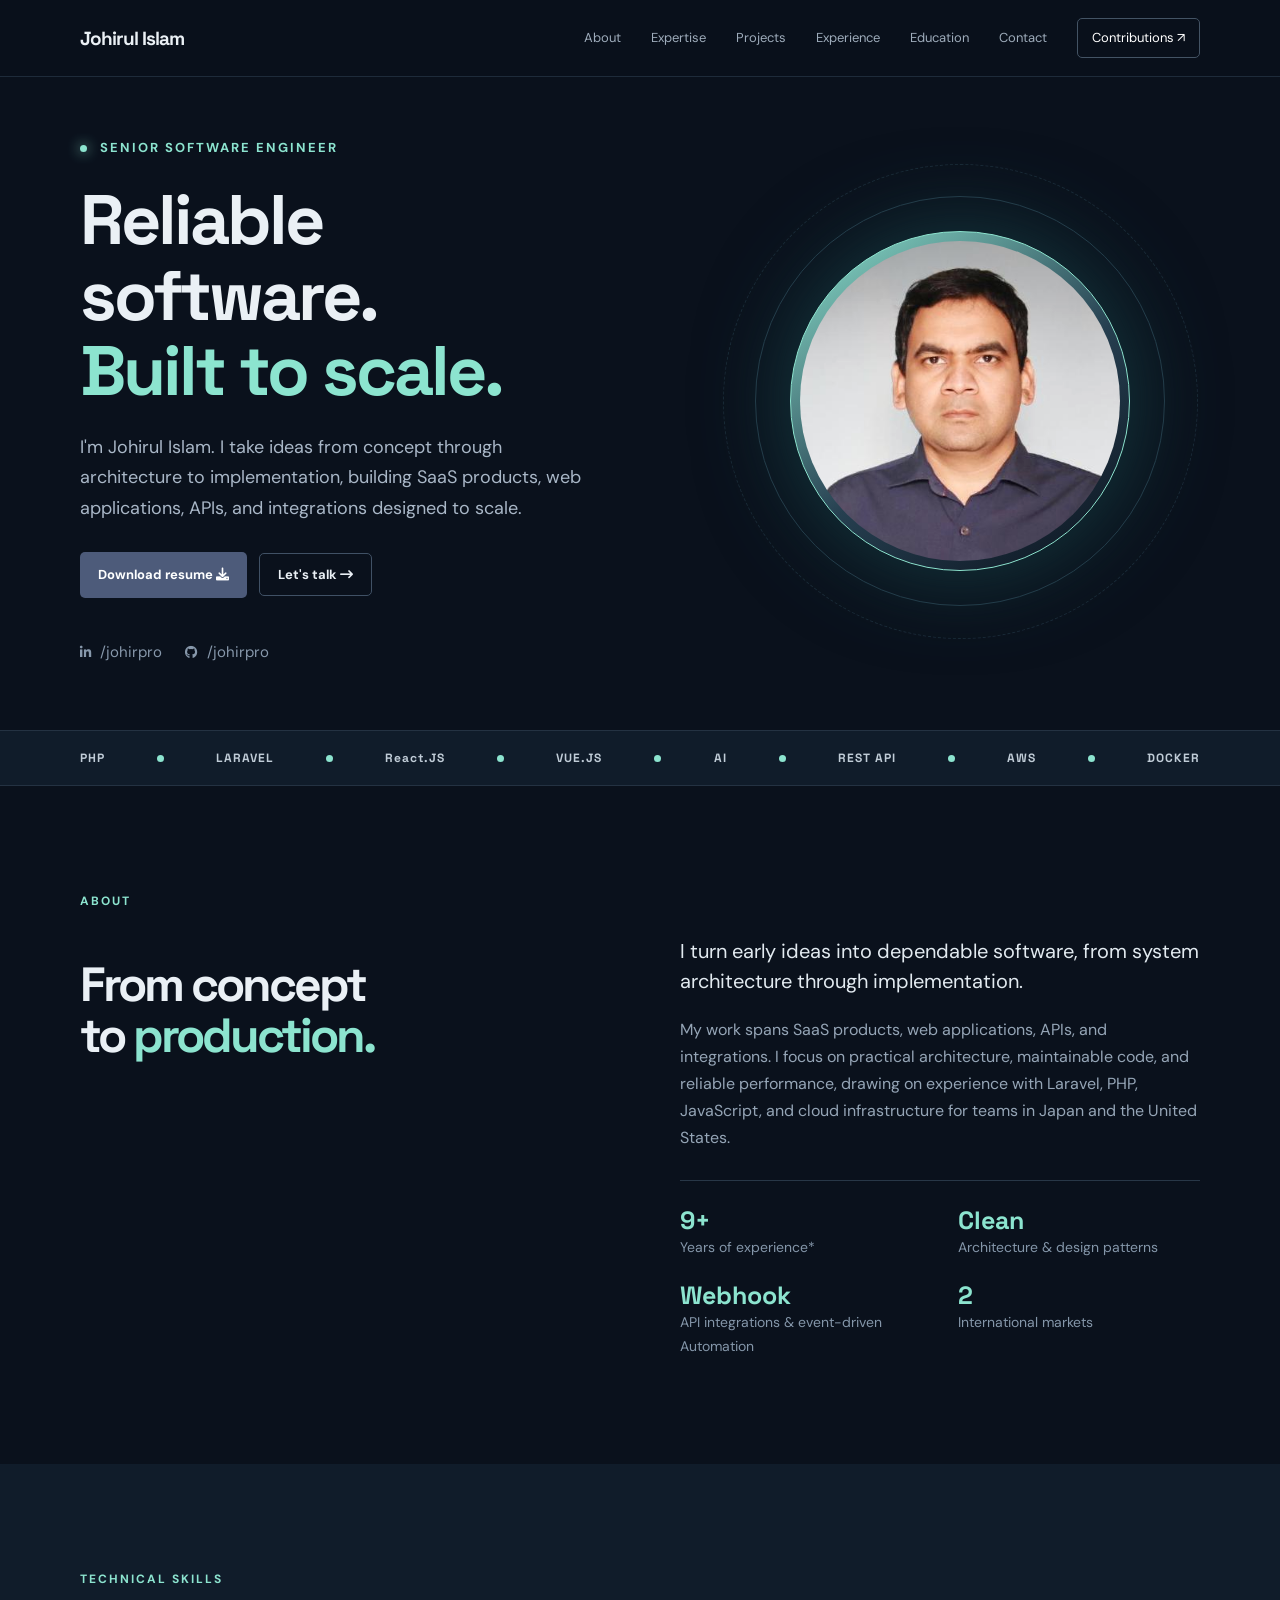
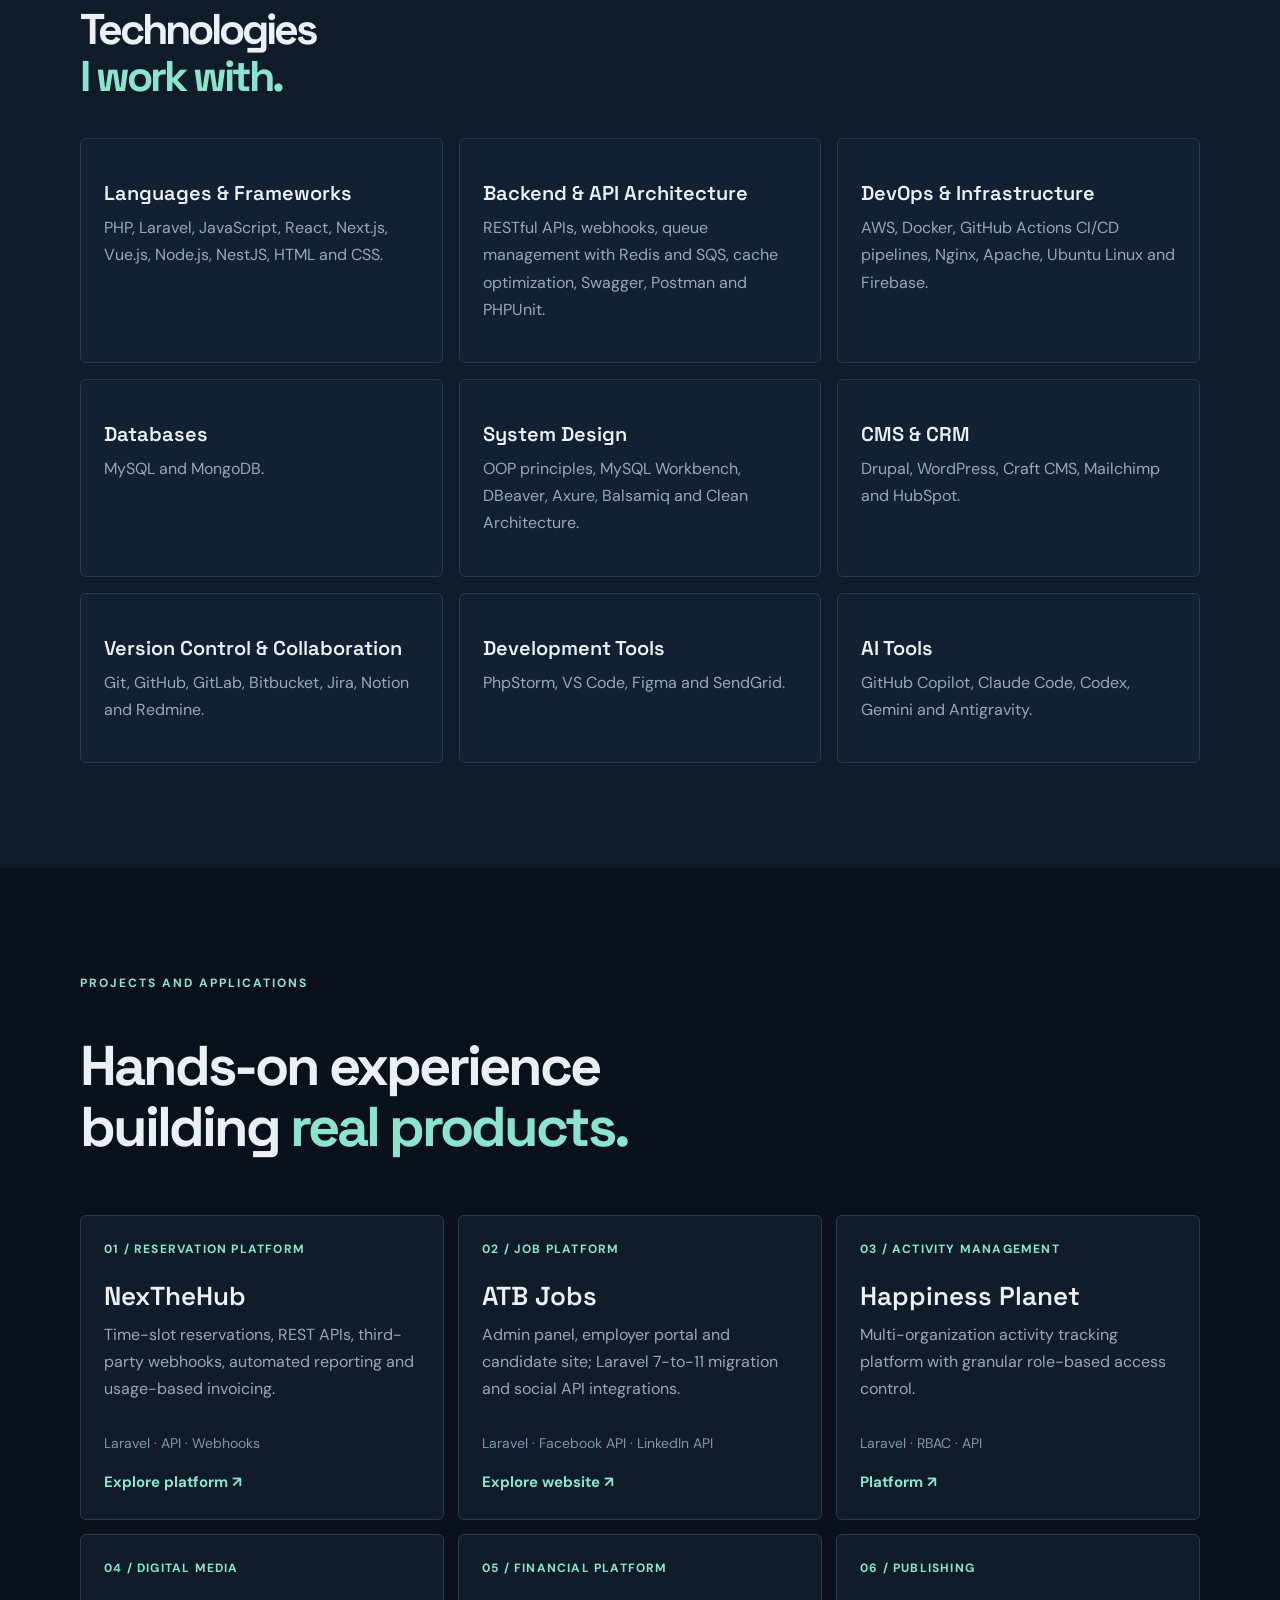
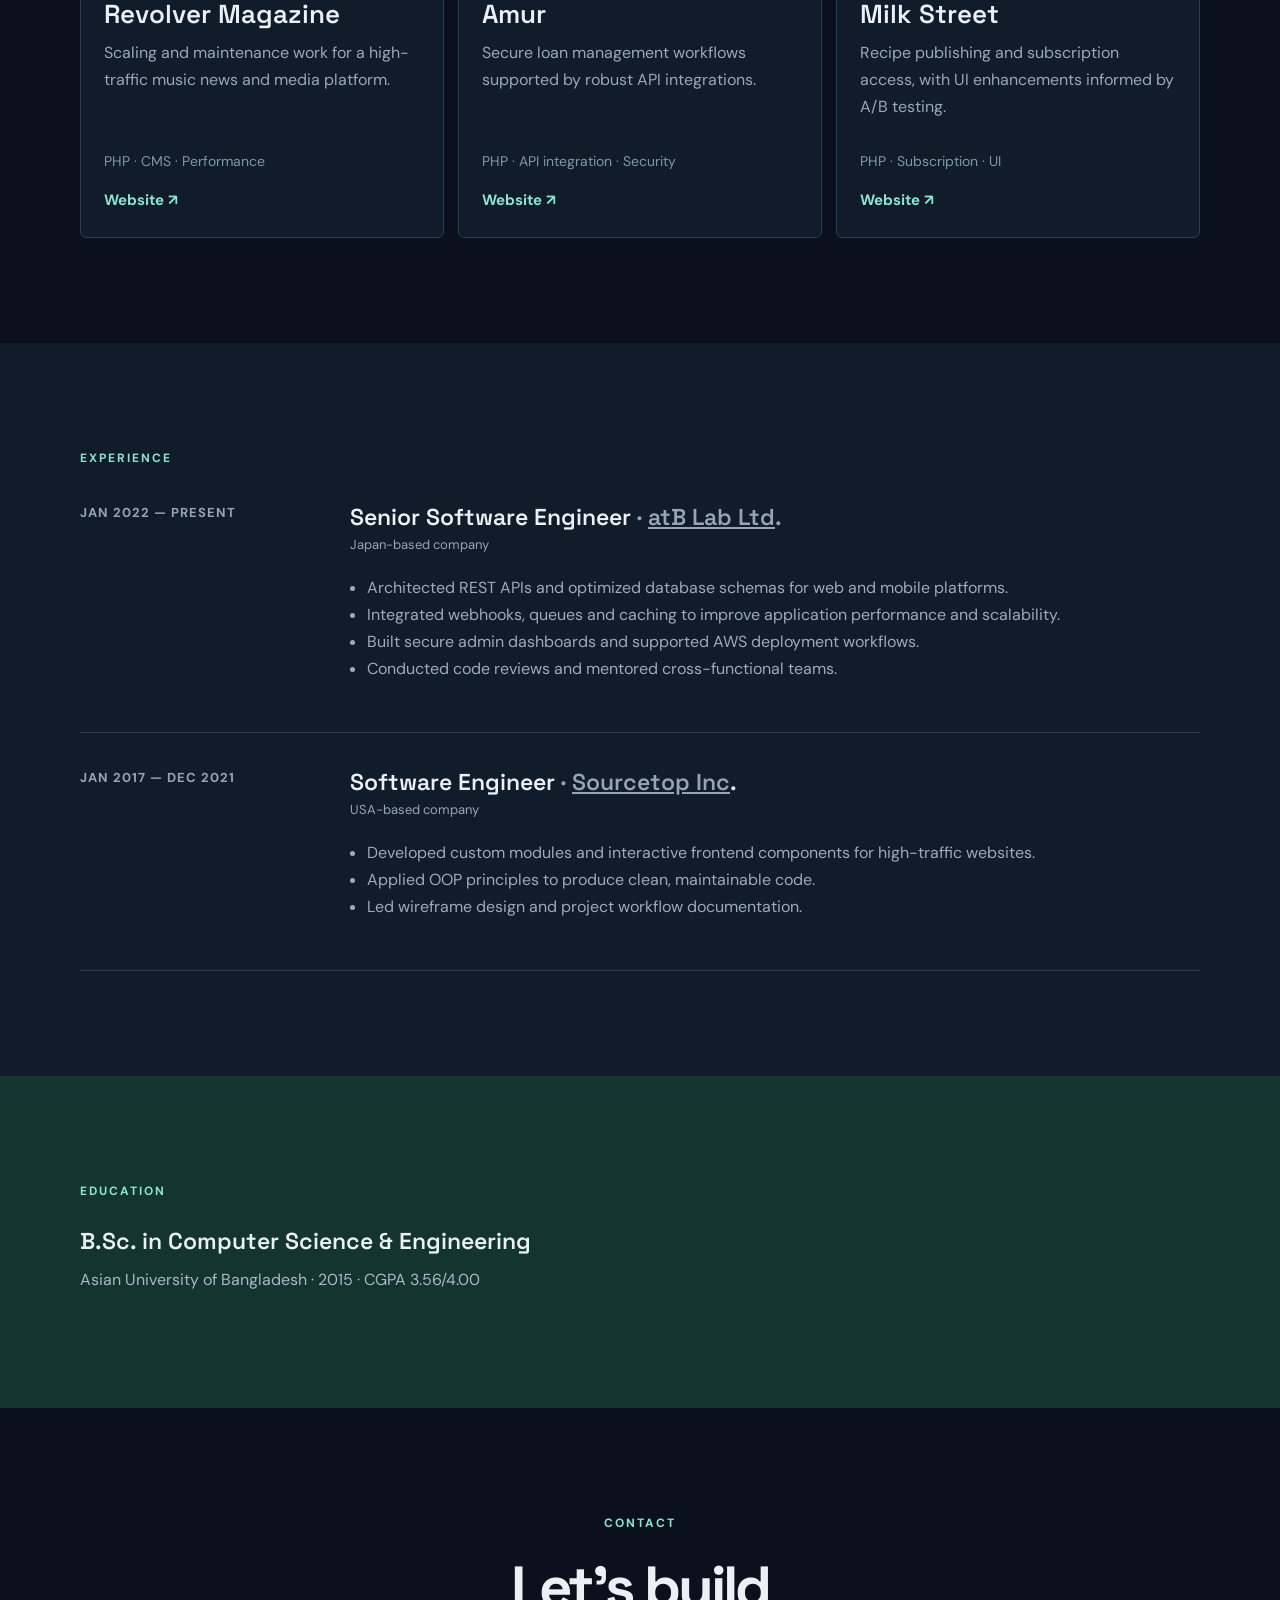
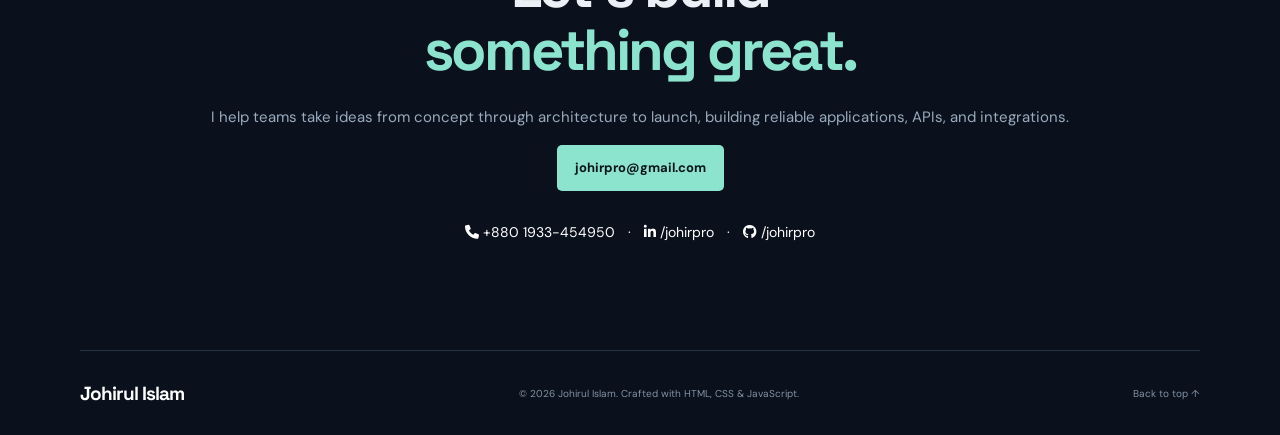
<file: index.html>
<!doctype html>
<html lang="en">
  <head>
    <meta charset="utf-8" />
    <meta name="viewport" content="width=device-width,initial-scale=1" />
    <meta
      name="description"
      content="Johirul Islam — Senior Software Engineer, Laravel, APIs and integrations."
    />
    <!-- Favicons -->
    <link rel="icon" href="./images/favicon.svg?v=2" type="image/svg+xml">
    <link rel="shortcut icon" href="./images/favicon.svg?v=2" type="image/svg+xml">
    <link rel="apple-touch-icon" href="images/profile.jpg" />
    <meta name="theme-color" content="#0a111c">
    <title>Johirul Islam | Software Engineer</title>
    <link rel="preconnect" href="https://fonts.googleapis.com" />
    <link rel="preconnect" href="https://fonts.gstatic.com" crossorigin />
    <link
      href="https://fonts.googleapis.com/css2?family=DM+Sans:wght@400;500;600;700&family=Space+Grotesk:wght@400;500;600;700&display=swap"
      rel="stylesheet"
    />
    <link
      rel="stylesheet"
      href="https://cdnjs.cloudflare.com/ajax/libs/font-awesome/6.0.0/css/all.min.css"
    />
    <link rel="stylesheet" href="css/style.css" />
  </head>
  <body>
    <header>
      <nav class="wrap nav">
        <a class="logo" href="#home">Johirul Islam</a
        ><button id="menu" aria-label="Toggle menu">☰</button>
        <div id="links">
          <a href="#about">About</a>
          <a href="#expertise">Expertise</a>
          <a href="#projects">Projects</a>
          <a href="#experience">Experience</a>
          <a href="#education">Education</a>
          <a href="#contact" >Contact</a>
          <a href="contributions/" class="nav-cta" target="_blank">Contributions <span>↗</span></a>
        </div>
      </nav>
    </header>
    <main>
      <section class="hero wrap" id="home">
        <div class="hero-text">
          <p class="eyebrow"><i></i> SENIOR SOFTWARE ENGINEER</p>
          <h1>Reliable<br />software.<br /><em>Built to scale.</em></h1>
          <p class="summary">
            I'm Johirul Islam. I take ideas from concept through architecture to
            implementation, building SaaS products, web applications, APIs, and
            integrations designed to scale.
          </p>
          <div class="actions">
            <!-- <a class="btn primary" href="#projects"
              ><i class="fa-solid fa-link" aria-hidden="true"></i> Explore my
              work</a
            > -->
            <a class="btn secondary" href="resources/pdf/resume_of_johirul_islam.pdf" target="_blank" rel="noopener"
              > Download resume <i class="fa-solid fa-download" aria-hidden="true"></i></a
            >
            <div class="contact-action">
              <button
                class="btn ghost"
                id="contact-toggle"
                type="button"
                aria-expanded="false"
                aria-controls="contact-details"
              >
                Let's talk
                <i
                  class="fa-solid fa-arrow-right-long contact-toggle-icon"
                  aria-hidden="true"
                ></i>
              </button>
              <div class="contact-details" id="contact-details" hidden>
                <a href="mailto:johirpro@gmail.com"
                  ><i class="fa-solid fa-envelope" aria-hidden="true"></i>
                  johirpro@gmail.com</a
                >
                <span aria-hidden="true">|</span>
                <a href="tel:+8801933454950"
                  ><i class="fa-solid fa-phone" aria-hidden="true"></i> +880
                  1933-454950</a
                >
              </div>
            </div>
          </div>
          <div class="social">
            <a
              href="https://www.linkedin.com/in/johirpro/"
              target="_blank"
              rel="noopener"
              ><i class="fa-brands fa-linkedin-in" aria-hidden="true"></i>
              /johirpro</a
            ><a
              href="https://github.com/johirpro"
              target="_blank"
              rel="noopener"
              ><i class="fa-brands fa-github" aria-hidden="true"></i>
              /johirpro</a
            >
          </div>
        </div>
        <div class="portrait-wrap">
          <div class="orbit orbit-one"></div>
          <div class="orbit orbit-two"></div>
          <div class="portrait">
            <img
              src="images/profile.jpg"
              alt="Johirul Islam profile portrait"
            />
          </div>
          <!--
          <div class="float-card">
            <span class="pulse"></span>
            <div>
              <b>Backend-focused</b><small>Laravel · API · Integration</small>
            </div>
          </div>
          -->
          <!-- <div class="side-label">BUILD / INTEGRATE / IMPROVE</div> -->
        </div>
      </section>
      <section class="ticker">
        <div class="wrap ticker-inner">
          <span>PHP</span><span class="ticker-dot" aria-hidden="true"></span
          ><span>LARAVEL</span
          ><span class="ticker-dot" aria-hidden="true"></span
          ><span>React.JS</span
          ><span class="ticker-dot" aria-hidden="true"></span><span>VUE.JS</span
          ><span class="ticker-dot" aria-hidden="true"></span><span>AI</span
          ><span class="ticker-dot" aria-hidden="true"></span
          ><span>REST API</span
          ><span class="ticker-dot" aria-hidden="true"></span><span>AWS</span
          ><span class="ticker-dot" aria-hidden="true"></span
          ><span>DOCKER</span>
        </div>
      </section>
      <section class="section wrap" id="about">
        <div class="label">ABOUT</div>
        <div class="about-grid">
          <h2>From concept<br />to <em>production.</em></h2>
          <div>
            <p class="large">
              I turn early ideas into dependable software, from system
              architecture through implementation.
            </p>
            <p class="muted">
              My work spans SaaS products, web applications, APIs, and
              integrations. I focus on practical architecture, maintainable
              code, and reliable performance, drawing on experience with
              Laravel, PHP, JavaScript, and cloud infrastructure for teams in
              Japan and the United States.
            </p>
            <div class="stats">
              <div><b>9+</b><small>Years of experience*</small></div>
              <div>
                <b>Clean</b><small>Architecture & design patterns</small>
              </div>
              <div>
                <b>Webhook</b
                ><small>API integrations & event-driven Automation</small>
              </div>
              <div><b>2</b><small>International markets</small></div>
            </div>
          </div>
        </div>
      </section>
      <section class="section skills" id="expertise">
        <div class="wrap">
          <div class="label">TECHNICAL SKILLS</div>
          <h2>Technologies<br /><em>I work with.</em></h2>
          <div class="skill-grid">
            <article>
              <h3>Languages & Frameworks</h3>
              <p>
                PHP, Laravel, JavaScript, React, Next.js, Vue.js, Node.js,
                NestJS, HTML and CSS.
              </p>
            </article>
            <article>
              <h3>Backend & API Architecture</h3>
              <p>
                RESTful APIs, webhooks, queue management with Redis and SQS,
                cache optimization, Swagger, Postman and PHPUnit.
              </p>
            </article>
            <article>
              <h3>DevOps & Infrastructure</h3>
              <p>
                AWS, Docker, GitHub Actions CI/CD pipelines, Nginx, Apache,
                Ubuntu Linux and Firebase.
              </p>
            </article>
            <article>
              <h3>Databases</h3>
              <p>MySQL and MongoDB.</p>
            </article>
            <article>
              <h3>System Design</h3>
              <p>
                OOP principles, MySQL Workbench, DBeaver, Axure, Balsamiq and
                Clean Architecture.
              </p>
            </article>
            <article>
              <h3>CMS & CRM</h3>
              <p>Drupal, WordPress, Craft CMS, Mailchimp and HubSpot.</p>
            </article>
            <article>
              <h3>Version Control & Collaboration</h3>
              <p>Git, GitHub, GitLab, Bitbucket, Jira, Notion and Redmine.</p>
            </article>
            <article>
              <h3>Development Tools</h3>
              <p>PhpStorm, VS Code, Figma and SendGrid.</p>
            </article>
            <article>
              <h3>AI Tools</h3>
              <p>GitHub Copilot, Claude Code, Codex, Gemini and Antigravity.</p>
            </article>
          </div>
        </div>
      </section>
      <section class="section wrap" id="projects">
        <div class="label">PROJECTS AND APPLICATIONS</div>
        <div class="work-head">
          <h2>Hands-on experience<br />building <em>real products.</em></h2>
        </div>
        <div class="projects">
          <article>
            <small>01 / RESERVATION PLATFORM</small>
            <h3>NexTheHub</h3>
            <p>
              Time-slot reservations, REST APIs, third-party webhooks, automated
              reporting and usage-based invoicing.
            </p>
            <div class="tags">Laravel · API · Webhooks</div>
            <a href="https://nexthehub.com/" target="_blank" rel="noopener"
              >Explore platform ↗</a
            >
          </article>
          <article>
            <small>02 / JOB PLATFORM</small>
            <h3>ATB Jobs</h3>
            <p>
              Admin panel, employer portal and candidate site; Laravel 7-to-11
              migration and social API integrations.
            </p>
            <div class="tags">Laravel · Facebook API · LinkedIn API</div>
            <a href="https://atb-jobs.com/" target="_blank" rel="noopener"
              >Explore website ↗</a
            >
          </article>
          <article>
            <small>03 / ACTIVITY MANAGEMENT</small>
            <h3>Happiness Planet</h3>
            <p>
              Multi-organization activity tracking platform with granular
              role-based access control.
            </p>
            <div class="tags">Laravel · RBAC · API</div>
            <a
              href="https://admin.happiness-planet.org/"
              target="_blank"
              rel="noopener"
              >Platform ↗</a
            >
          </article>
          <article>
            <small>04 / DIGITAL MEDIA</small>
            <h3>Revolver Magazine</h3>
            <p>
              Scaling and maintenance work for a high-traffic music news and
              media platform.
            </p>
            <div class="tags">PHP · CMS · Performance</div>
            <a
              href="https://www.revolvermag.com/"
              target="_blank"
              rel="noopener"
              >Website ↗</a
            >
          </article>
          <article>
            <small>05 / FINANCIAL PLATFORM</small>
            <h3>Amur</h3>
            <p>
              Secure loan management workflows supported by robust API
              integrations.
            </p>
            <div class="tags">PHP · API integration · Security</div>
            <a href="https://www.amur.com/" target="_blank" rel="noopener"
              >Website ↗</a
            >
          </article>
          <article>
            <small>06 / PUBLISHING</small>
            <h3>Milk Street</h3>
            <p>
              Recipe publishing and subscription access, with UI enhancements
              informed by A/B testing.
            </p>
            <div class="tags">PHP · Subscription · UI</div>
            <a
              href="https://www.177milkstreet.com/"
              target="_blank"
              rel="noopener"
              >Website ↗</a
            >
          </article>
        </div>
        <!-- <p class="disclaimer">
          These are team and client projects. Descriptions summarize my
          contributions and do not imply sole ownership.
        </p> -->
      </section>
      <section class="section career" id="experience">
        <div class="wrap">
          <div class="label">EXPERIENCE</div>
          <div class="job">
            <time>JAN 2022 — PRESENT</time>
            <div>
              <h3>Senior Software Engineer <span>· <u><a href="https://atb-lab.jp" target="_blank" rel="noopener">atB Lab Ltd</a></u>.</span></h3>
              <small>Japan-based company</small>
              <ul>
                <li>
                  Architected REST APIs and optimized database schemas for web
                  and mobile platforms.
                </li>
                <li>
                  Integrated webhooks, queues and caching to improve application
                  performance and scalability.
                </li>
                <li>
                  Built secure admin dashboards and supported AWS deployment
                  workflows.
                </li>
                <li>
                  Conducted code reviews and mentored cross-functional teams.
                </li>
              </ul>
            </div>
          </div>
          <div class="job">
            <time>JAN 2017 — DEC 2021</time>
            <div>
              <h3>Software Engineer <span>· <a href="https://www.sourcetop.com/" target="_blank" rel="noopener"><u>Sourcetop Inc</u></a></span>.</h3>
              <small>USA-based company</small>
              <ul>
                <li>
                  Developed custom modules and interactive frontend components
                  for high-traffic websites.
                </li>
                <li>
                  Applied OOP principles to produce clean, maintainable code.
                </li>
                <li>
                  Led wireframe design and project workflow documentation.
                </li>
              </ul>
            </div>
          </div>
        </div>
      </section>
      <section class="section education-section" id="education">
        <div class="wrap">
          <div class="label">EDUCATION</div>
          <div class="education">
            <h3>B.Sc. in Computer Science & Engineering</h3>
            <p>Asian University of Bangladesh · 2015 · CGPA 3.56/4.00</p>
          </div>
        </div>
      </section>
      <section class="contact wrap" id="contact">
        <div class="label">CONTACT</div>
        <h2>Let's build<br /><em>something great.</em></h2>
        <p>
          I help teams take ideas from concept through architecture to launch,
          building reliable applications, APIs, and integrations.
        </p>
        <a class="btn primary" href="mailto:johirpro@gmail.com"
          >johirpro@gmail.com</a
        >
        <div class="contact-meta">
          <a href="tel:+8801933454950"
            ><i class="fa-solid fa-phone" aria-hidden="true"></i> +880
            1933-454950</a
          >
          <span>·</span>
          <a href="https://www.linkedin.com/in/johirpro/">
            <i class="fa-brands fa-linkedin-in" aria-hidden="true"></i>
            /johirpro
          </a>
          <span>·</span>
          <a href="https://github.com/johirpro">
            <i class="fa-brands fa-github" aria-hidden="true"></i>
            /johirpro
          </a>
        </div>
      </section>
    </main>
    <footer class="wrap">
      <a class="logo" href="#home">Johirul Islam</a
      ><small
        >© <span id="year"></span> Johirul Islam. Crafted with HTML, CSS &
        JavaScript.</small
      ><a href="#home">Back to top ↑</a>
    </footer>
    <script src="js/script.js"></script>
  </body>
</html>
</file>
<file: css/style.css>
* {
    box-sizing: border-box
}

html {
    scroll-behavior: smooth;
    scroll-padding-top: 90px
}

body {
    margin: 0;
    background: #0a111c;
    color: #eaf0f5;
    font: 15px/1.7 'DM Sans', sans-serif
}

a {
    color: inherit;
    text-decoration: none
}

.wrap {
    width: min(1120px, calc(100% - 48px));
    margin: auto
}

header {
    position: sticky;
    top: 0;
    z-index: 5;
    background: rgba(10, 17, 28, .91);
    backdrop-filter: blur(14px);
    border-bottom: 1px solid #1e2b3a
}

.nav {
    height: 76px;
    display: flex;
    align-items: center;
    justify-content: space-between
}

.logo {
    font: 700 19px 'Space Grotesk';
    letter-spacing: -1px
}

.logo b {
    display: inline-grid;
    place-items: center;
    background: #8ce4cf;
    color: #0a111c;
    border-radius: 8px;
    width: 32px;
    height: 32px;
    margin-right: 8px
}

.logo span {
    color: #8ce4cf
}

#links {
    display: flex;
    gap: 30px;
    align-items: center;
    color: #9eacbb;
    font-size: 13px
}

#links a:hover,
footer>a:last-child:hover {
    color: #8ce4cf
}

.nav-cta {
    border: 1px solid #435364;
    border-radius: 5px;
    padding: 8px 14px;
    color: #fff
}

#menu {
    display: none
}

.hero {
    min-height: 620px;
    display: grid;
    grid-template-columns: 1.1fr .9fr;
    align-items: center;
    gap: 55px;
    padding-top: 60px;
    padding-bottom: 65px
}

.eyebrow,
.label {
    letter-spacing: 2px;
    font-weight: 700;
    color: #8ce4cf
}

.eyebrow {
    font-size: 13px
}

.label {
    font-size: 12px
}

.projects-label {
    font-size: 14px
}

.eyebrow i,
.pulse {
    display: inline-block;
    width: 7px;
    height: 7px;
    background: #8ce4cf;
    border-radius: 50%;
    margin-right: 8px;
    box-shadow: 0 0 13px #8ce4cf
}

.ticker-dot {
    display: inline-block;
    width: 7px;
    height: 7px;
    background: #8ce4cf;
    border-radius: 50%;
    margin-right: 0;
    flex: 0 0 7px
}

h1,
h2,
h3,
p {
    margin-top: 0
}

h1,
h2 {
    font: 700 clamp(43px, 6vw, 70px)/1.08 'Space Grotesk';
    letter-spacing: -3px;
    margin: 23px 0
}

em {
    font-style: normal;
    color: #8ce4cf
}

.summary {
    max-width: 520px;
    color: #a9b7c7;
    font-size: 18px
}

.actions {
    display: flex;
    flex-wrap: wrap;
    gap: 12px;
    margin-top: 28px
}

.contact-action {
    position: relative;
    display: flex;
    align-items: center;
    flex: 0 0 auto;
    white-space: nowrap
}

.btn {
    display: inline-block;
    padding: 12px 18px;
    border-radius: 5px;
    font-size: 13px;
    font-weight: 700;
    font-family: inherit;
    cursor: pointer
}

.primary {
    background: #8ce4cf;
    color: #07151a
}

.secondary {
    background: #4d5b7a;
    color: #feffff
}

.ghost {
    border: 1px solid #405165;
    background: none;
    color: inherit
}

.contact-details {
    position: absolute;
    left: calc(100% + 12px);
    top: 50%;
    z-index: 2;
    display: flex;
    align-items: center;
    gap: 8px;
    white-space: nowrap;
    overflow: hidden;
    min-width: 0;
    max-width: 0;
    font-size: 14px;
    line-height: 1.4;
    color: #a9b7c7;
    opacity: 0;
    transform: translate(-8px, -50%);
    transition: max-width .35s ease, opacity .2s ease, transform .35s ease
}

.contact-details.is-open {
    max-width: 320px;
    opacity: 1;
    transform: translate(0, -50%)
}

.contact-details i {
    color: #8ce4cf
}

.contact-details a:hover {
    color: #8ce4cf
}

.contact-details[hidden] {
    display: none
}

@media(prefers-reduced-motion:reduce) {
    .contact-details {
        transition: none
    }
}

.social {
    display: flex;
    gap: 23px;
    margin-top: 42px;
    color: #8798ab;
    font-size: 15px
}

.social a:hover {
    color: #8ce4cf
}

.social i {
    font-size: 13px;
    margin-right: 5px
}

.portrait-wrap {
    position: relative;
    min-height: 440px;
    display: grid;
    place-items: center
}

.portrait {
    position: relative;
    z-index: 1;
    width: min(340px, 75vw);
    aspect-ratio: 1;
    border-radius: 50%;
    overflow: hidden;
    border: 1px solid #8ce4cf;
    padding: 9px;
    background: linear-gradient(145deg, #8ce4cf, #263f50 55%, #0a111c);
    box-shadow: 0 0 90px #163c42
}

.portrait img {
    width: 100%;
    height: 100%;
    object-fit: cover;
    object-position: center 35%;
    border-radius: 50%;
    filter: saturate(.88) contrast(1.04)
}

.orbit {
    position: absolute;
    border: 1px solid #263d4c;
    border-radius: 50%;
    width: 410px;
    height: 410px
}

.orbit-two {
    width: 475px;
    height: 475px;
    border-style: dashed;
    opacity: .55
}

.float-card {
    position: absolute;
    z-index: 2;
    bottom: 38px;
    left: 0;
    display: flex;
    align-items: center;
    gap: 10px;
    background: #152435;
    border: 1px solid #304657;
    padding: 12px 16px;
    border-radius: 7px;
    box-shadow: 0 14px 35px #050a11
}

.float-card b,
.float-card small {
    display: block
}

.float-card b {
    font-size: 11px
}

.float-card small {
    font-size: 9px;
    color: #92a5b7
}

.side-label {
    position: absolute;
    right: -12px;
    top: 45%;
    writing-mode: vertical-rl;
    font-size: 9px;
    letter-spacing: 2px;
    color: #62778b
}

.ticker {
    border-block: 1px solid #243242;
    background: #101c2a
}

.ticker-inner {
    display: flex;
    justify-content: space-between;
    align-items: center;
    gap: 18px;
    padding: 19px 0;
    color: #c0ccd7;
    font: 700 12px 'Space Grotesk';
    letter-spacing: 1px
}

.section {
    padding: 105px 0
}

.about-grid {
    display: grid;
    grid-template-columns: 1fr 1fr;
    gap: 80px;
    margin-top: 24px
}

.about-grid h2 {
    font-size: 48px
}

.work-head h2 {
    font-size: 56px
}

.large {
    font-size: 20px;
    line-height: 1.5;
    color: #e2eaf0
}

.muted,
.work-head p {
    color: #95a5b6
}

.muted {
    font-size: 16px
}

.work-head p {
    font-size: 14px
}

.stats {
    display: grid;
    grid-template-columns: repeat(2, minmax(0, 1fr));
    gap: 20px 35px;
    border-top: 1px solid #283747;
    padding-top: 23px;
    margin-top: 28px
}

.stats b,
.stats small {
    display: block
}

.stats b {
    font: 700 25px 'Space Grotesk';
    color: #8ce4cf
}

.stats small,
.footnote {
    color: #8496a9
}

.stats small {
    font-size: 14px
}

.footnote {
    font-size: 10px
}

.skills {
    background: #101c2a
}

.skills h2 {
    font-size: 43px;
    margin: 18px 0 38px
}

.skill-grid {
    display: grid;
    grid-template-columns: repeat(3, minmax(0, 1fr));
    gap: 16px
}

.skill-grid article {
    border: 1px solid #2a3a4b;
    padding: 23px;
    border-radius: 6px;
    background: #122132
}

.projects article>small {
    font-size: 12px;
    letter-spacing: 1.2px;
    color: #8ce4cf;
    font-weight: 700
}

.skill-grid h3 {
    font: 600 20px 'Space Grotesk';
    margin: 18px 0 8px
}

.skill-grid p {
    color: #98a8b9;
    font-size: 16px
}

.projects p {
    color: #98a8b9;
    font-size: 16px
}

.work-head {
    display: flex;
    justify-content: space-between;
    align-items: end;
    margin: 20px 0 35px
}

.work-head p {
    max-width: 300px
}

.projects {
    display: grid;
    grid-template-columns: repeat(3, 1fr);
    gap: 14px
}

.projects article {
    border: 1px solid #2b3b4c;
    border-radius: 6px;
    padding: 23px;
    min-height: 260px;
    display: flex;
    flex-direction: column;
    background: #101c2a
}

.projects h3 {
    font: 600 26px 'Space Grotesk';
    margin: 19px 0 8px
}

.tags {
    font-size: 14px;
    color: #7e98a8;
    margin-top: auto;
    padding: 14px 0
}

.projects article>a {
    font-size: 15px;
    color: #8ce4cf;
    font-weight: 700
}

.disclaimer {
    font-size: 13px;
    color: #718399;
    margin-top: 15px
}

.career {
    background: #101c2a
}

.education-section {
    background: #13342f
}

.job {
    display: grid;
    grid-template-columns: 230px 1fr;
    gap: 40px;
    padding: 34px 0;
    border-bottom: 1px solid #2a3a4a
}

.job time {
    font-size: 13px;
    letter-spacing: 1px;
    color: #95a5b6;
    font-weight: 700;
    white-space: nowrap
}

.education h3 {
    font: 600 23px 'Space Grotesk';
    margin: 0
}

.job h3 {
    font: 600 23px 'Space Grotesk';
    margin: 0
}

.job h3 span,
.job small {
    color: #95a5b6
}

.job small {
    font-size: 14px
}

.job small {
    font-size: 13px
}

.job ul {
    padding-left: 17px;
    color: #9cabb9;
    font-size: 16px
}

.education {
    margin-top: 24px
}

.education p {
    color: #aab8c7;
    font-size: 16px;
    margin: 10px 0
}

.contact {
    text-align: center;
    padding: 105px 0
}

.contact h2 {
    font-size: 58px
}

.contact>p {
    color: #9aabbd
}

.contact-meta {
    margin-top: 30px;
    color: #fff;
    font-size: 14px
}

.contact-meta span {
    padding: 0 9px;
    color: #fff
}

.contact-meta a {
    color: #fff
}

footer {
    border-top: 1px solid #243242;
    min-height: 85px;
    display: flex;
    align-items: center;
    justify-content: space-between;
    gap: 15px;
    color: #8292a4
}

footer small,
footer>a:last-child {
    font-size: 10px
}

footer .logo {
    color: #fff
}

footer .logo b {
    width: 27px;
    height: 27px;
    font-size: 14px
}

@media(min-width:801px) and (max-width:1100px) {
    .orbit {
        width: 340px;
        height: 340px
    }

    .orbit-two {
        width: 380px;
        height: 380px
    }
}

@media(max-width:800px) {
    .hero {
        grid-template-columns: 1fr;
        gap: 0;
        padding-top: 70px
    }

    .portrait-wrap {
        min-height: 430px
    }

    .about-grid {
        gap: 35px
    }

    .skill-grid {
        grid-template-columns: repeat(2, 1fr)
    }

    .projects {
        grid-template-columns: repeat(2, 1fr)
    }

    .side-label {
        right: 3%
    }
}

@media(max-width:600px) {
    .contact-action {
        display: flex;
        flex-direction: column;
        align-items: flex-start;
        gap: 10px;
        width: 100%;
    }

    .contact-details {
        position: static;
        display: flex;
        flex-direction: column;
        align-items: flex-start;
        gap: 6px;

        width: 100%;
        max-width: 100%;
        max-height: 0;
        overflow: hidden;

        opacity: 0;
        transform: translateY(-5px);

        transition:
            max-height 0.35s ease,
            opacity 0.2s ease,
            transform 0.35s ease;
    }

    .contact-details.is-open {
        max-height: 100px;
        opacity: 1;
        transform: translateY(0);
    }

    .contact-details span {
        display: none;
    }

    .contact-details a {
        min-width: 0;
        overflow-wrap: anywhere;
    }

    .contact-details[hidden] {
        display: none;
    }

    .wrap {
        width: calc(100% - 36px)
    }

    .nav {
        height: 68px
    }

    #menu {
        display: block;
        background: none;
        border: 0;
        color: white;
        font-size: 23px
    }

    #links {
        display: none;
        position: absolute;
        top: 68px;
        left: 0;
        right: 0;
        background: #0a111c;
        padding: 20px 25px;
        flex-direction: column;
        align-items: flex-start
    }

    #links.open {
        display: flex
    }

    .hero {
        padding-top: 55px
    }

    .hero h1 {
        font-size: 49px
    }

    .portrait-wrap {
        min-height: 365px;
        overflow: hidden
    }

    .portrait {
        width: 270px
    }

    .orbit {
        width: 320px;
        height: 320px
    }

    .orbit-two {
        width: 355px;
        height: 355px
    }

    .float-card {
        left: 0;
        bottom: 14px
    }

    .side-label {
        display: none
    }

    .ticker-inner {
        flex-wrap: wrap;
        justify-content: center;
        font-size: 10px
    }

    .section {
        padding: 75px 0
    }

    .about-grid {
        grid-template-columns: 1fr;
        gap: 20px
    }

    .about-grid h2 {
        font-size: 41px
    }

    .work-head h2 {
        font-size: 48px
    }

    .stats {
        gap: 20px
    }

    .skills h2 {
        font-size: 35px
    }

    .skill-grid,
    .projects {
        grid-template-columns: 1fr
    }

    .work-head {
        display: block
    }

    .work-head p {
        margin-top: 0
    }

    .job {
        grid-template-columns: 1fr;
        gap: 10px
    }

    .contact h2 {
        font-size: 45px
    }

    footer {
        padding: 20px 0;
        flex-wrap: wrap
    }

    footer small {
        order: 3;
        width: 100%
    }
}
</file>
